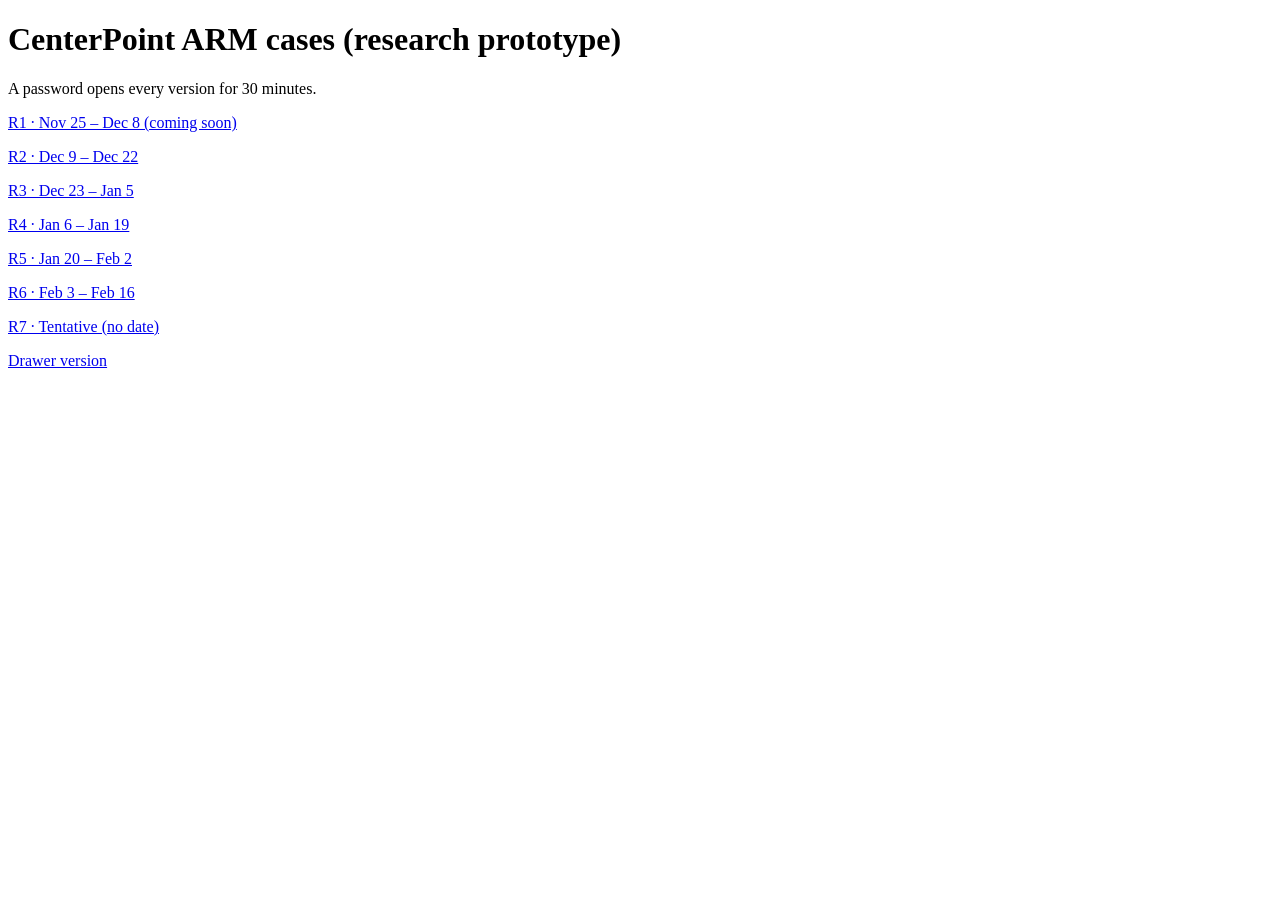
<file: index.html>
<!doctype html>
<meta charset="utf-8">
<meta name="robots" content="noindex, nofollow">
<title>CenterPoint ARM cases (research prototype)</title>
<h1>CenterPoint ARM cases (research prototype)</h1>
<p>A password opens every version for 30 minutes.</p>
<p><a href="mvp-coming-soon.html">R1 · Nov 25 – Dec 8 (coming soon)</a></p>
<p><a href="mvp-sprint1.html">R2 · Dec 9 – Dec 22</a></p>
<p><a href="mvp-sprint2.html">R3 · Dec 23 – Jan 5</a></p>
<p><a href="mvp-sprint3.html">R4 · Jan 6 – Jan 19</a></p>
<p><a href="mvp-sprint4.html">R5 · Jan 20 – Feb 2</a></p>
<p><a href="mvp-v2.html">R6 · Feb 3 – Feb 16</a></p>
<p><a href="mvp-r7.html">R7 · Tentative (no date)</a></p>
<p><a href="mvp.html">Drawer version</a></p>
</file>
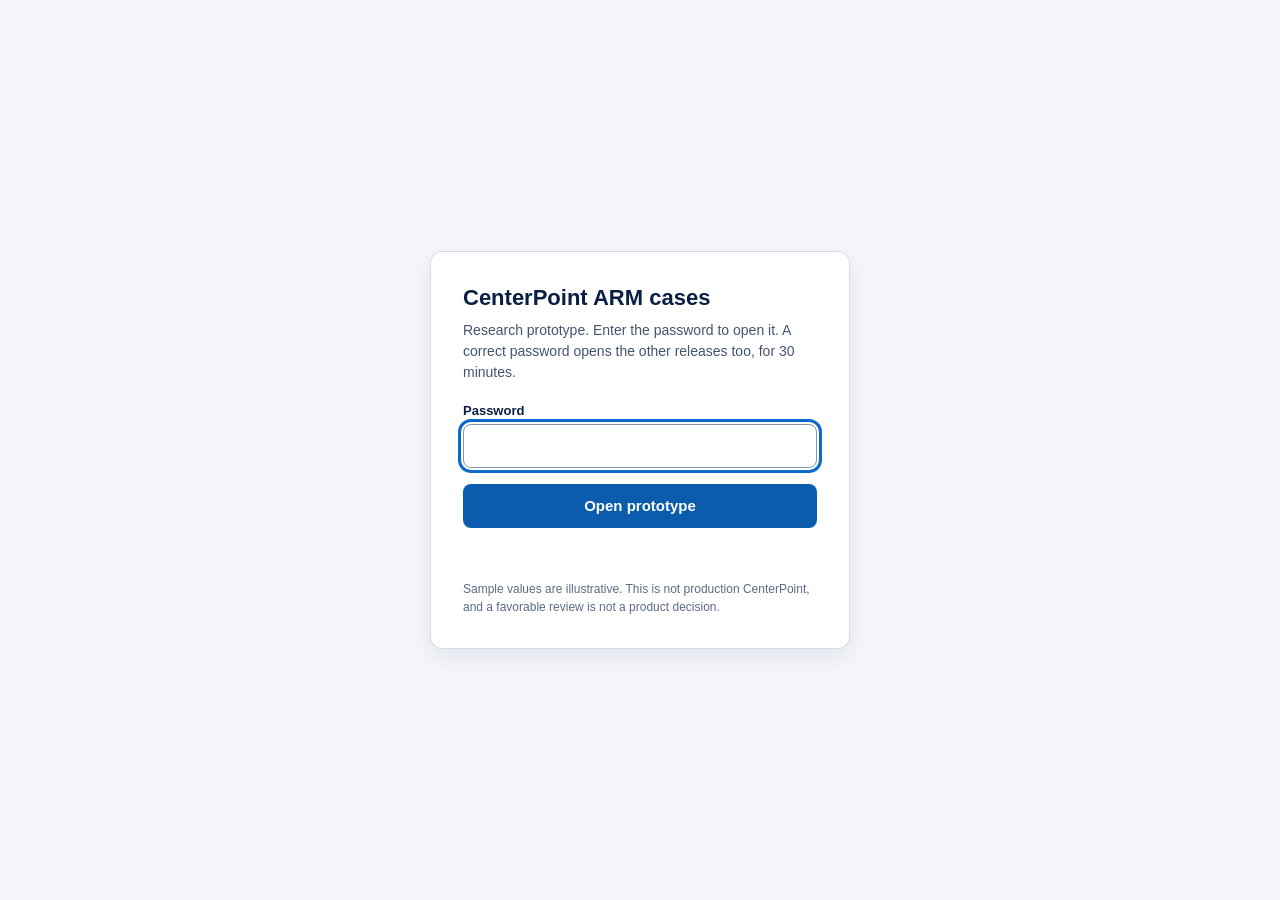
<file: mvp-coming-soon.html>
<!doctype html>
<html lang="en">
<head>
<meta charset="utf-8">
<meta name="viewport" content="width=device-width, initial-scale=1">
<meta name="robots" content="noindex, nofollow">
<title>CenterPoint ARM cases, R1 coming soon (research prototype)</title>
<style>
  :root { color-scheme: light; }
  * { box-sizing: border-box; }
  body { margin: 0; min-height: 100vh; display: grid; place-items: center; background: #f4f6fa; color: #0a1f44; font-family: Roboto, "Helvetica Neue", Arial, sans-serif; }
  main { width: min(420px, calc(100vw - 32px)); background: #fff; border: 1px solid #d5dbe6; border-radius: 12px; padding: 32px; box-shadow: 0 8px 24px rgba(10, 31, 68, 0.08); }
  h1 { margin: 0 0 8px; font-size: 22px; line-height: 1.25; }
  p { margin: 0 0 20px; font-size: 14px; line-height: 1.5; color: #44546f; }
  label { display: block; margin-bottom: 6px; font-size: 13px; font-weight: 600; }
  input { width: 100%; height: 44px; padding: 0 12px; border: 1px solid #8a96ab; border-radius: 8px; font: inherit; font-size: 16px; color: inherit; }
  input:focus-visible, button:focus-visible { outline: 3px solid #0b6bcb; outline-offset: 2px; }
  button { width: 100%; height: 44px; margin-top: 16px; border: 0; border-radius: 8px; background: #0b5cad; color: #fff; font: inherit; font-size: 15px; font-weight: 600; cursor: pointer; }
  button:disabled { background: #6b7a94; cursor: progress; }
  #msg { min-height: 20px; margin: 12px 0 0; font-size: 14px; color: #a1281d; }
  small.notice { margin-top: 20px; padding-top: 14px; border-top: 1px solid #e3e8f0; }
  small { display: block; margin-top: 20px; font-size: 12px; line-height: 1.5; color: #5b6a85; }
</style>
</head>
<body>
<main>
  <h1>CenterPoint ARM cases</h1>
  <p>Research prototype. Enter the password to open it. A correct password opens the other releases too, for 30 minutes.</p>
  <form id="gate" autocomplete="off">
    <label for="pw">Password</label>
    <input id="pw" type="password" autocomplete="current-password" required autofocus>
    <button id="go" type="submit">Open prototype</button>
    <p id="msg" role="alert" aria-live="polite"></p>
  </form>
  <small>Sample values are illustrative. This is not production CenterPoint, and a favorable review is not a product decision.</small>
</main>
<script>
(function () {
  var form = document.getElementById("gate");
  var pw = document.getElementById("pw");
  var go = document.getElementById("go");
  var msg = document.getElementById("msg");
  var KEY = "arm_mvp_gate";
  var HALF_HOUR = 30 * 60 * 1000;
  function savedPassword() {
    try {
      var saved = JSON.parse(localStorage.getItem(KEY) || "null");
      if (!saved || !saved.password || !saved.until || saved.until < Date.now()) { localStorage.removeItem(KEY); return ""; }
      return saved.password;
    } catch (e) { return ""; }
  }
  function remember(password) {
    try {
      var saved = JSON.parse(localStorage.getItem(KEY) || "null");
      var until = saved && saved.until > Date.now() ? saved.until : Date.now() + HALF_HOUR;
      localStorage.setItem(KEY, JSON.stringify({ password: password, until: until }));
    } catch (e) { /* a private window can refuse storage; the page still opens */ }
  }
  async function open(password) {
    var response = await fetch("assets/prototype-soon.enc");
    if (!response.ok) throw new Error("missing");
    var bytes = new Uint8Array(await response.arrayBuffer());
    var material = await crypto.subtle.importKey("raw", new TextEncoder().encode(password), "PBKDF2", false, ["deriveKey"]);
    var key = await crypto.subtle.deriveKey({ name: "PBKDF2", salt: bytes.slice(0, 16), iterations: 600000, hash: "SHA-256" }, material, { name: "AES-GCM", length: 256 }, false, ["decrypt"]);
    var packed;
    try { packed = await crypto.subtle.decrypt({ name: "AES-GCM", iv: bytes.slice(16, 28) }, key, bytes.slice(28)); }
    catch (e) { throw new Error("wrong"); }
    var html = await new Response(new Blob([packed]).stream().pipeThrough(new DecompressionStream("gzip"))).text();
    remember(password);
    document.open(); document.write(html); document.close();
  }
  async function tryOpen(password) {
    msg.textContent = "";
    go.disabled = true; go.textContent = "Opening…";
    try { await open(password); }
    catch (e) {
      if (e && e.message === "wrong") { try { localStorage.removeItem(KEY); } catch (err) { /* ignore */ } }
      msg.textContent = e && e.message === "wrong" ? "That password did not work." : "The prototype could not be loaded. Try again later.";
      go.disabled = false; go.textContent = "Open prototype"; pw.select();
    }
  }
  form.addEventListener("submit", function (event) {
    event.preventDefault();
    tryOpen(pw.value);
  });
  var saved = savedPassword();
  if (saved) tryOpen(saved);
})();
</script>
</body>
</html>
</file>
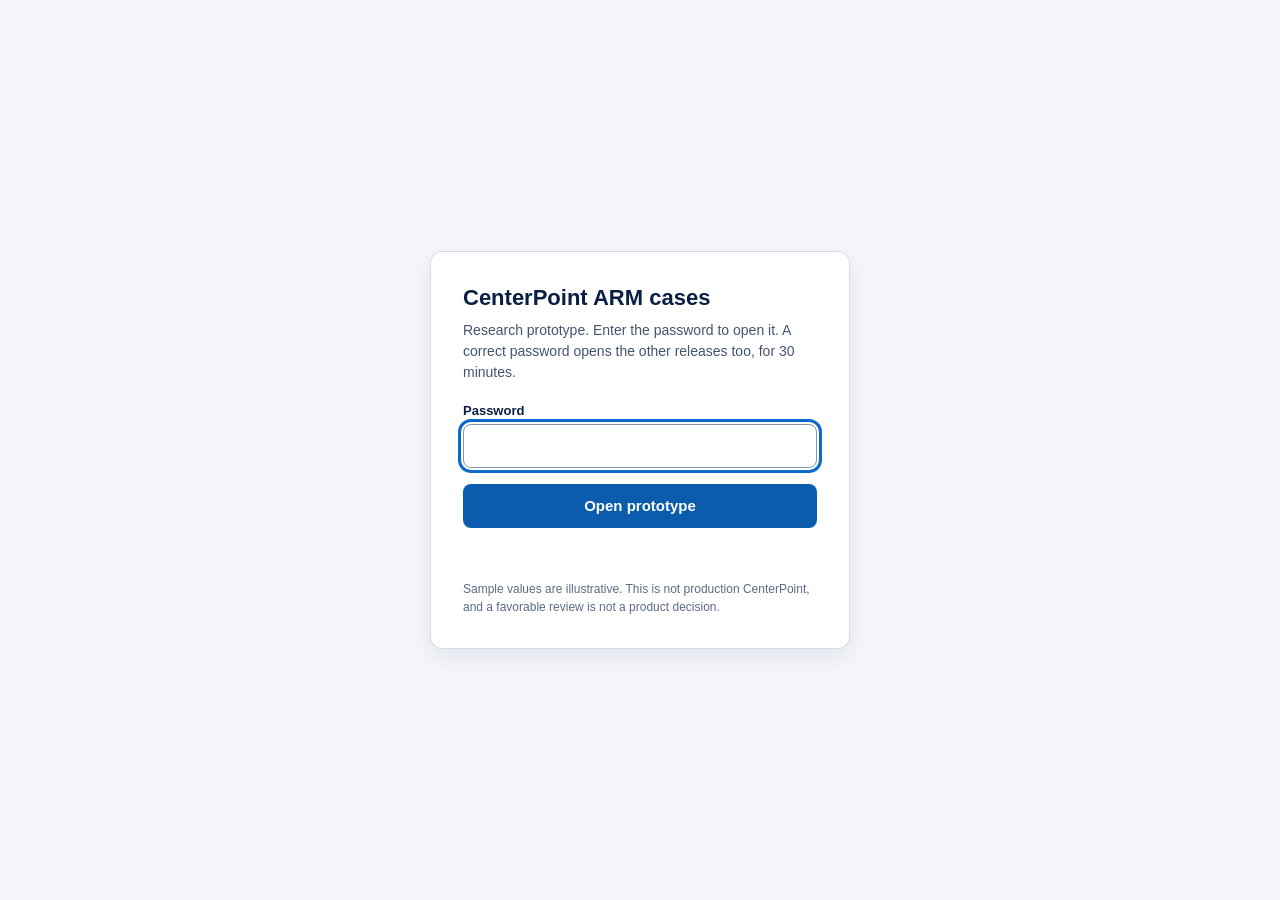
<file: mvp-r7.html>
<!doctype html>
<html lang="en">
<head>
<meta charset="utf-8">
<meta name="viewport" content="width=device-width, initial-scale=1">
<meta name="robots" content="noindex, nofollow">
<title>CenterPoint ARM cases, R7 tentative (research prototype)</title>
<style>
  :root { color-scheme: light; }
  * { box-sizing: border-box; }
  body { margin: 0; min-height: 100vh; display: grid; place-items: center; background: #f4f6fa; color: #0a1f44; font-family: Roboto, "Helvetica Neue", Arial, sans-serif; }
  main { width: min(420px, calc(100vw - 32px)); background: #fff; border: 1px solid #d5dbe6; border-radius: 12px; padding: 32px; box-shadow: 0 8px 24px rgba(10, 31, 68, 0.08); }
  h1 { margin: 0 0 8px; font-size: 22px; line-height: 1.25; }
  p { margin: 0 0 20px; font-size: 14px; line-height: 1.5; color: #44546f; }
  label { display: block; margin-bottom: 6px; font-size: 13px; font-weight: 600; }
  input { width: 100%; height: 44px; padding: 0 12px; border: 1px solid #8a96ab; border-radius: 8px; font: inherit; font-size: 16px; color: inherit; }
  input:focus-visible, button:focus-visible { outline: 3px solid #0b6bcb; outline-offset: 2px; }
  button { width: 100%; height: 44px; margin-top: 16px; border: 0; border-radius: 8px; background: #0b5cad; color: #fff; font: inherit; font-size: 15px; font-weight: 600; cursor: pointer; }
  button:disabled { background: #6b7a94; cursor: progress; }
  #msg { min-height: 20px; margin: 12px 0 0; font-size: 14px; color: #a1281d; }
  small.notice { margin-top: 20px; padding-top: 14px; border-top: 1px solid #e3e8f0; }
  small { display: block; margin-top: 20px; font-size: 12px; line-height: 1.5; color: #5b6a85; }
</style>
</head>
<body>
<main>
  <h1>CenterPoint ARM cases</h1>
  <p>Research prototype. Enter the password to open it. A correct password opens the other releases too, for 30 minutes.</p>
  <form id="gate" autocomplete="off">
    <label for="pw">Password</label>
    <input id="pw" type="password" autocomplete="current-password" required autofocus>
    <button id="go" type="submit">Open prototype</button>
    <p id="msg" role="alert" aria-live="polite"></p>
  </form>
  <small>Sample values are illustrative. This is not production CenterPoint, and a favorable review is not a product decision.</small>
</main>
<script>
(function () {
  var form = document.getElementById("gate");
  var pw = document.getElementById("pw");
  var go = document.getElementById("go");
  var msg = document.getElementById("msg");
  var KEY = "arm_mvp_gate";
  var HALF_HOUR = 30 * 60 * 1000;
  function savedPassword() {
    try {
      var saved = JSON.parse(localStorage.getItem(KEY) || "null");
      if (!saved || !saved.password || !saved.until || saved.until < Date.now()) { localStorage.removeItem(KEY); return ""; }
      return saved.password;
    } catch (e) { return ""; }
  }
  function remember(password) {
    try {
      var saved = JSON.parse(localStorage.getItem(KEY) || "null");
      var until = saved && saved.until > Date.now() ? saved.until : Date.now() + HALF_HOUR;
      localStorage.setItem(KEY, JSON.stringify({ password: password, until: until }));
    } catch (e) { /* a private window can refuse storage; the page still opens */ }
  }
  async function open(password) {
    var response = await fetch("assets/prototype-r7.enc");
    if (!response.ok) throw new Error("missing");
    var bytes = new Uint8Array(await response.arrayBuffer());
    var material = await crypto.subtle.importKey("raw", new TextEncoder().encode(password), "PBKDF2", false, ["deriveKey"]);
    var key = await crypto.subtle.deriveKey({ name: "PBKDF2", salt: bytes.slice(0, 16), iterations: 600000, hash: "SHA-256" }, material, { name: "AES-GCM", length: 256 }, false, ["decrypt"]);
    var packed;
    try { packed = await crypto.subtle.decrypt({ name: "AES-GCM", iv: bytes.slice(16, 28) }, key, bytes.slice(28)); }
    catch (e) { throw new Error("wrong"); }
    var html = await new Response(new Blob([packed]).stream().pipeThrough(new DecompressionStream("gzip"))).text();
    remember(password);
    document.open(); document.write(html); document.close();
  }
  async function tryOpen(password) {
    msg.textContent = "";
    go.disabled = true; go.textContent = "Opening…";
    try { await open(password); }
    catch (e) {
      if (e && e.message === "wrong") { try { localStorage.removeItem(KEY); } catch (err) { /* ignore */ } }
      msg.textContent = e && e.message === "wrong" ? "That password did not work." : "The prototype could not be loaded. Try again later.";
      go.disabled = false; go.textContent = "Open prototype"; pw.select();
    }
  }
  form.addEventListener("submit", function (event) {
    event.preventDefault();
    tryOpen(pw.value);
  });
  var saved = savedPassword();
  if (saved) tryOpen(saved);
})();
</script>
</body>
</html>
</file>
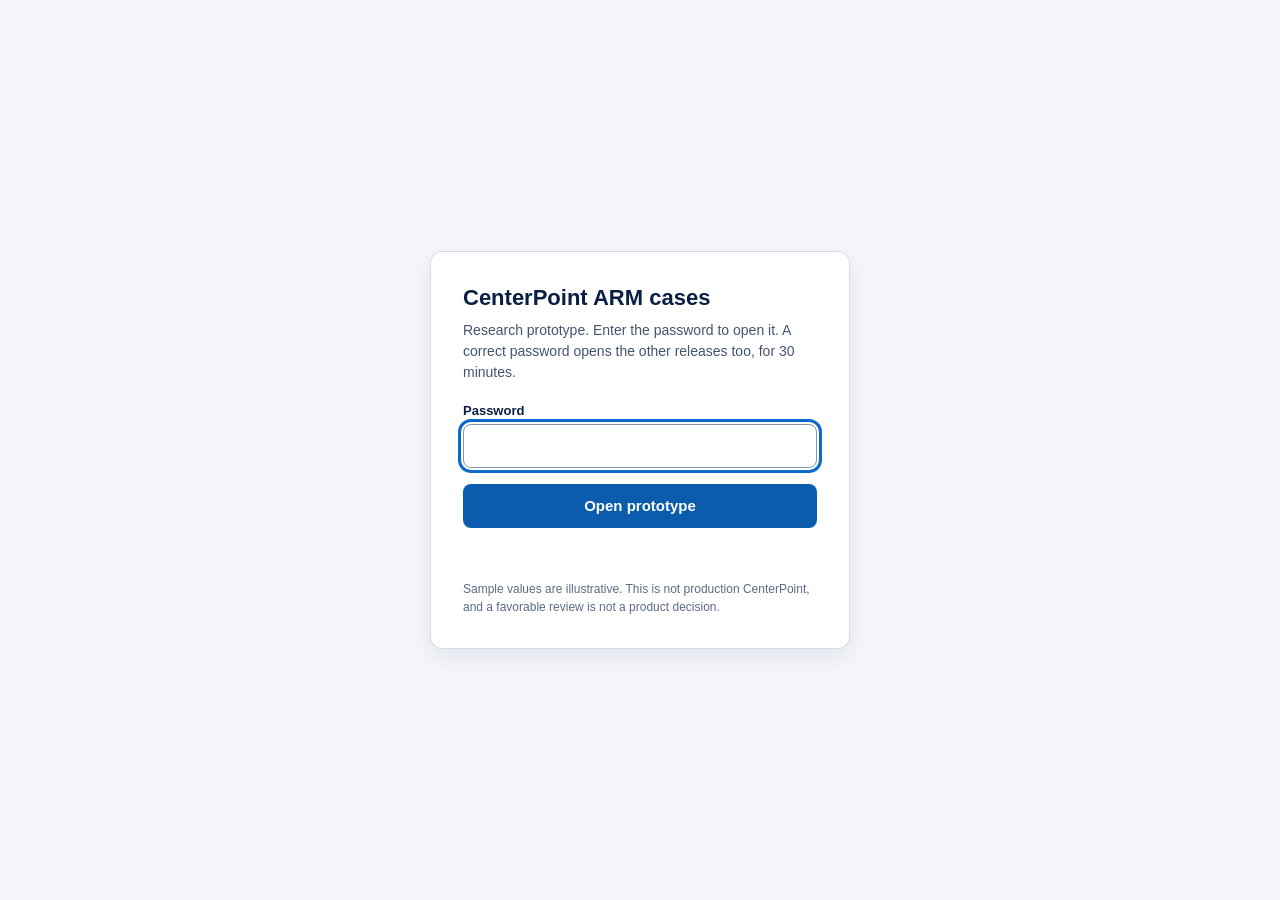
<file: mvp-sprint1.html>
<!doctype html>
<html lang="en">
<head>
<meta charset="utf-8">
<meta name="viewport" content="width=device-width, initial-scale=1">
<meta name="robots" content="noindex, nofollow">
<title>CenterPoint ARM cases, R2 (research prototype)</title>
<style>
  :root { color-scheme: light; }
  * { box-sizing: border-box; }
  body { margin: 0; min-height: 100vh; display: grid; place-items: center; background: #f4f6fa; color: #0a1f44; font-family: Roboto, "Helvetica Neue", Arial, sans-serif; }
  main { width: min(420px, calc(100vw - 32px)); background: #fff; border: 1px solid #d5dbe6; border-radius: 12px; padding: 32px; box-shadow: 0 8px 24px rgba(10, 31, 68, 0.08); }
  h1 { margin: 0 0 8px; font-size: 22px; line-height: 1.25; }
  p { margin: 0 0 20px; font-size: 14px; line-height: 1.5; color: #44546f; }
  label { display: block; margin-bottom: 6px; font-size: 13px; font-weight: 600; }
  input { width: 100%; height: 44px; padding: 0 12px; border: 1px solid #8a96ab; border-radius: 8px; font: inherit; font-size: 16px; color: inherit; }
  input:focus-visible, button:focus-visible { outline: 3px solid #0b6bcb; outline-offset: 2px; }
  button { width: 100%; height: 44px; margin-top: 16px; border: 0; border-radius: 8px; background: #0b5cad; color: #fff; font: inherit; font-size: 15px; font-weight: 600; cursor: pointer; }
  button:disabled { background: #6b7a94; cursor: progress; }
  #msg { min-height: 20px; margin: 12px 0 0; font-size: 14px; color: #a1281d; }
  small.notice { margin-top: 20px; padding-top: 14px; border-top: 1px solid #e3e8f0; }
  small { display: block; margin-top: 20px; font-size: 12px; line-height: 1.5; color: #5b6a85; }
</style>
</head>
<body>
<main>
  <h1>CenterPoint ARM cases</h1>
  <p>Research prototype. Enter the password to open it. A correct password opens the other releases too, for 30 minutes.</p>
  <form id="gate" autocomplete="off">
    <label for="pw">Password</label>
    <input id="pw" type="password" autocomplete="current-password" required autofocus>
    <button id="go" type="submit">Open prototype</button>
    <p id="msg" role="alert" aria-live="polite"></p>
  </form>
  <small>Sample values are illustrative. This is not production CenterPoint, and a favorable review is not a product decision.</small>
</main>
<script>
(function () {
  var form = document.getElementById("gate");
  var pw = document.getElementById("pw");
  var go = document.getElementById("go");
  var msg = document.getElementById("msg");
  var KEY = "arm_mvp_gate";
  var HALF_HOUR = 30 * 60 * 1000;
  function savedPassword() {
    try {
      var saved = JSON.parse(localStorage.getItem(KEY) || "null");
      if (!saved || !saved.password || !saved.until || saved.until < Date.now()) { localStorage.removeItem(KEY); return ""; }
      return saved.password;
    } catch (e) { return ""; }
  }
  function remember(password) {
    try {
      var saved = JSON.parse(localStorage.getItem(KEY) || "null");
      var until = saved && saved.until > Date.now() ? saved.until : Date.now() + HALF_HOUR;
      localStorage.setItem(KEY, JSON.stringify({ password: password, until: until }));
    } catch (e) { /* a private window can refuse storage; the page still opens */ }
  }
  async function open(password) {
    var response = await fetch("assets/prototype-sprint1.enc");
    if (!response.ok) throw new Error("missing");
    var bytes = new Uint8Array(await response.arrayBuffer());
    var material = await crypto.subtle.importKey("raw", new TextEncoder().encode(password), "PBKDF2", false, ["deriveKey"]);
    var key = await crypto.subtle.deriveKey({ name: "PBKDF2", salt: bytes.slice(0, 16), iterations: 600000, hash: "SHA-256" }, material, { name: "AES-GCM", length: 256 }, false, ["decrypt"]);
    var packed;
    try { packed = await crypto.subtle.decrypt({ name: "AES-GCM", iv: bytes.slice(16, 28) }, key, bytes.slice(28)); }
    catch (e) { throw new Error("wrong"); }
    var html = await new Response(new Blob([packed]).stream().pipeThrough(new DecompressionStream("gzip"))).text();
    remember(password);
    document.open(); document.write(html); document.close();
  }
  async function tryOpen(password) {
    msg.textContent = "";
    go.disabled = true; go.textContent = "Opening…";
    try { await open(password); }
    catch (e) {
      if (e && e.message === "wrong") { try { localStorage.removeItem(KEY); } catch (err) { /* ignore */ } }
      msg.textContent = e && e.message === "wrong" ? "That password did not work." : "The prototype could not be loaded. Try again later.";
      go.disabled = false; go.textContent = "Open prototype"; pw.select();
    }
  }
  form.addEventListener("submit", function (event) {
    event.preventDefault();
    tryOpen(pw.value);
  });
  var saved = savedPassword();
  if (saved) tryOpen(saved);
})();
</script>
</body>
</html>
</file>
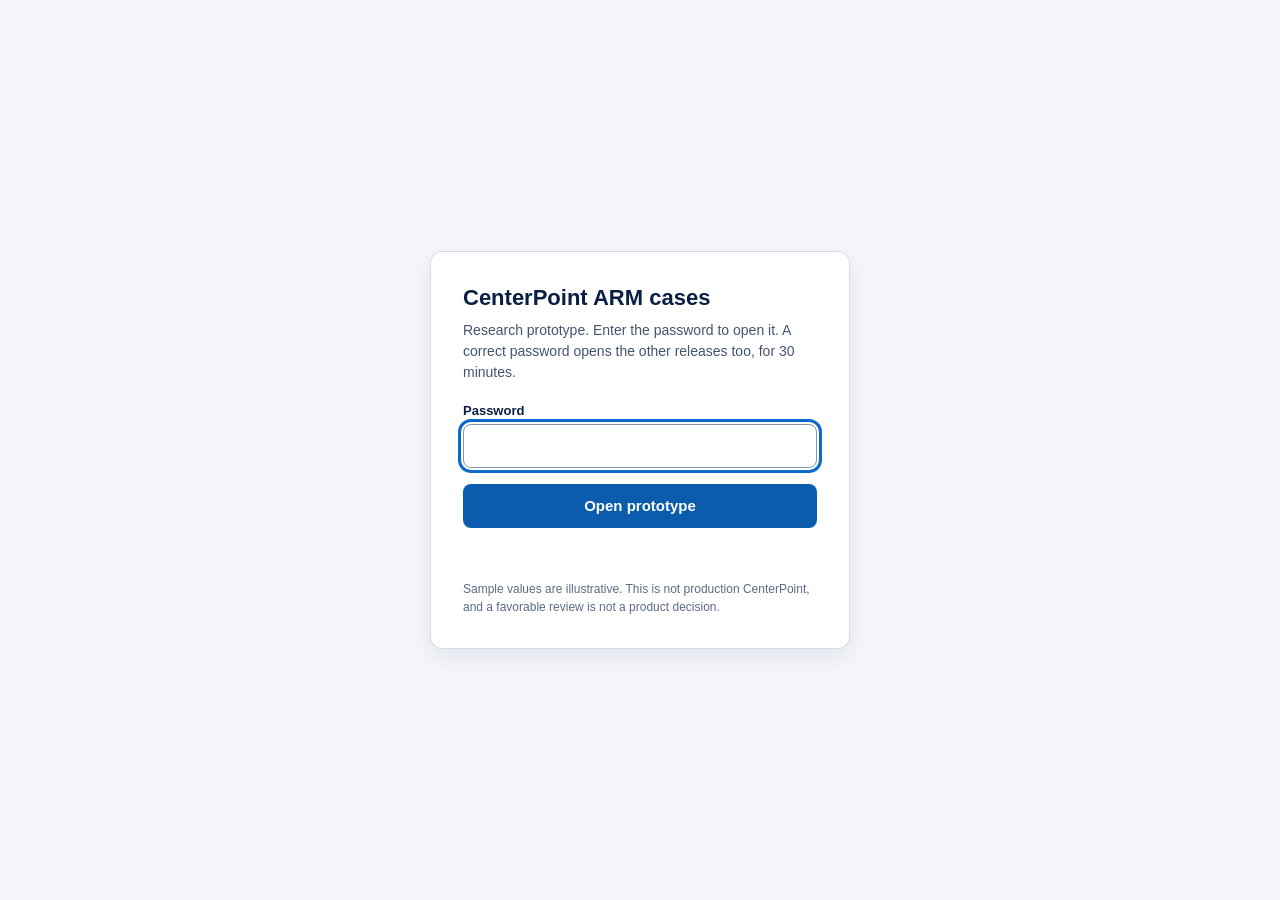
<file: mvp-sprint2.html>
<!doctype html>
<html lang="en">
<head>
<meta charset="utf-8">
<meta name="viewport" content="width=device-width, initial-scale=1">
<meta name="robots" content="noindex, nofollow">
<title>CenterPoint ARM cases, R3 (research prototype)</title>
<style>
  :root { color-scheme: light; }
  * { box-sizing: border-box; }
  body { margin: 0; min-height: 100vh; display: grid; place-items: center; background: #f4f6fa; color: #0a1f44; font-family: Roboto, "Helvetica Neue", Arial, sans-serif; }
  main { width: min(420px, calc(100vw - 32px)); background: #fff; border: 1px solid #d5dbe6; border-radius: 12px; padding: 32px; box-shadow: 0 8px 24px rgba(10, 31, 68, 0.08); }
  h1 { margin: 0 0 8px; font-size: 22px; line-height: 1.25; }
  p { margin: 0 0 20px; font-size: 14px; line-height: 1.5; color: #44546f; }
  label { display: block; margin-bottom: 6px; font-size: 13px; font-weight: 600; }
  input { width: 100%; height: 44px; padding: 0 12px; border: 1px solid #8a96ab; border-radius: 8px; font: inherit; font-size: 16px; color: inherit; }
  input:focus-visible, button:focus-visible { outline: 3px solid #0b6bcb; outline-offset: 2px; }
  button { width: 100%; height: 44px; margin-top: 16px; border: 0; border-radius: 8px; background: #0b5cad; color: #fff; font: inherit; font-size: 15px; font-weight: 600; cursor: pointer; }
  button:disabled { background: #6b7a94; cursor: progress; }
  #msg { min-height: 20px; margin: 12px 0 0; font-size: 14px; color: #a1281d; }
  small.notice { margin-top: 20px; padding-top: 14px; border-top: 1px solid #e3e8f0; }
  small { display: block; margin-top: 20px; font-size: 12px; line-height: 1.5; color: #5b6a85; }
</style>
</head>
<body>
<main>
  <h1>CenterPoint ARM cases</h1>
  <p>Research prototype. Enter the password to open it. A correct password opens the other releases too, for 30 minutes.</p>
  <form id="gate" autocomplete="off">
    <label for="pw">Password</label>
    <input id="pw" type="password" autocomplete="current-password" required autofocus>
    <button id="go" type="submit">Open prototype</button>
    <p id="msg" role="alert" aria-live="polite"></p>
  </form>
  <small>Sample values are illustrative. This is not production CenterPoint, and a favorable review is not a product decision.</small>
</main>
<script>
(function () {
  var form = document.getElementById("gate");
  var pw = document.getElementById("pw");
  var go = document.getElementById("go");
  var msg = document.getElementById("msg");
  var KEY = "arm_mvp_gate";
  var HALF_HOUR = 30 * 60 * 1000;
  function savedPassword() {
    try {
      var saved = JSON.parse(localStorage.getItem(KEY) || "null");
      if (!saved || !saved.password || !saved.until || saved.until < Date.now()) { localStorage.removeItem(KEY); return ""; }
      return saved.password;
    } catch (e) { return ""; }
  }
  function remember(password) {
    try {
      var saved = JSON.parse(localStorage.getItem(KEY) || "null");
      var until = saved && saved.until > Date.now() ? saved.until : Date.now() + HALF_HOUR;
      localStorage.setItem(KEY, JSON.stringify({ password: password, until: until }));
    } catch (e) { /* a private window can refuse storage; the page still opens */ }
  }
  async function open(password) {
    var response = await fetch("assets/prototype-sprint2.enc");
    if (!response.ok) throw new Error("missing");
    var bytes = new Uint8Array(await response.arrayBuffer());
    var material = await crypto.subtle.importKey("raw", new TextEncoder().encode(password), "PBKDF2", false, ["deriveKey"]);
    var key = await crypto.subtle.deriveKey({ name: "PBKDF2", salt: bytes.slice(0, 16), iterations: 600000, hash: "SHA-256" }, material, { name: "AES-GCM", length: 256 }, false, ["decrypt"]);
    var packed;
    try { packed = await crypto.subtle.decrypt({ name: "AES-GCM", iv: bytes.slice(16, 28) }, key, bytes.slice(28)); }
    catch (e) { throw new Error("wrong"); }
    var html = await new Response(new Blob([packed]).stream().pipeThrough(new DecompressionStream("gzip"))).text();
    remember(password);
    document.open(); document.write(html); document.close();
  }
  async function tryOpen(password) {
    msg.textContent = "";
    go.disabled = true; go.textContent = "Opening…";
    try { await open(password); }
    catch (e) {
      if (e && e.message === "wrong") { try { localStorage.removeItem(KEY); } catch (err) { /* ignore */ } }
      msg.textContent = e && e.message === "wrong" ? "That password did not work." : "The prototype could not be loaded. Try again later.";
      go.disabled = false; go.textContent = "Open prototype"; pw.select();
    }
  }
  form.addEventListener("submit", function (event) {
    event.preventDefault();
    tryOpen(pw.value);
  });
  var saved = savedPassword();
  if (saved) tryOpen(saved);
})();
</script>
</body>
</html>
</file>
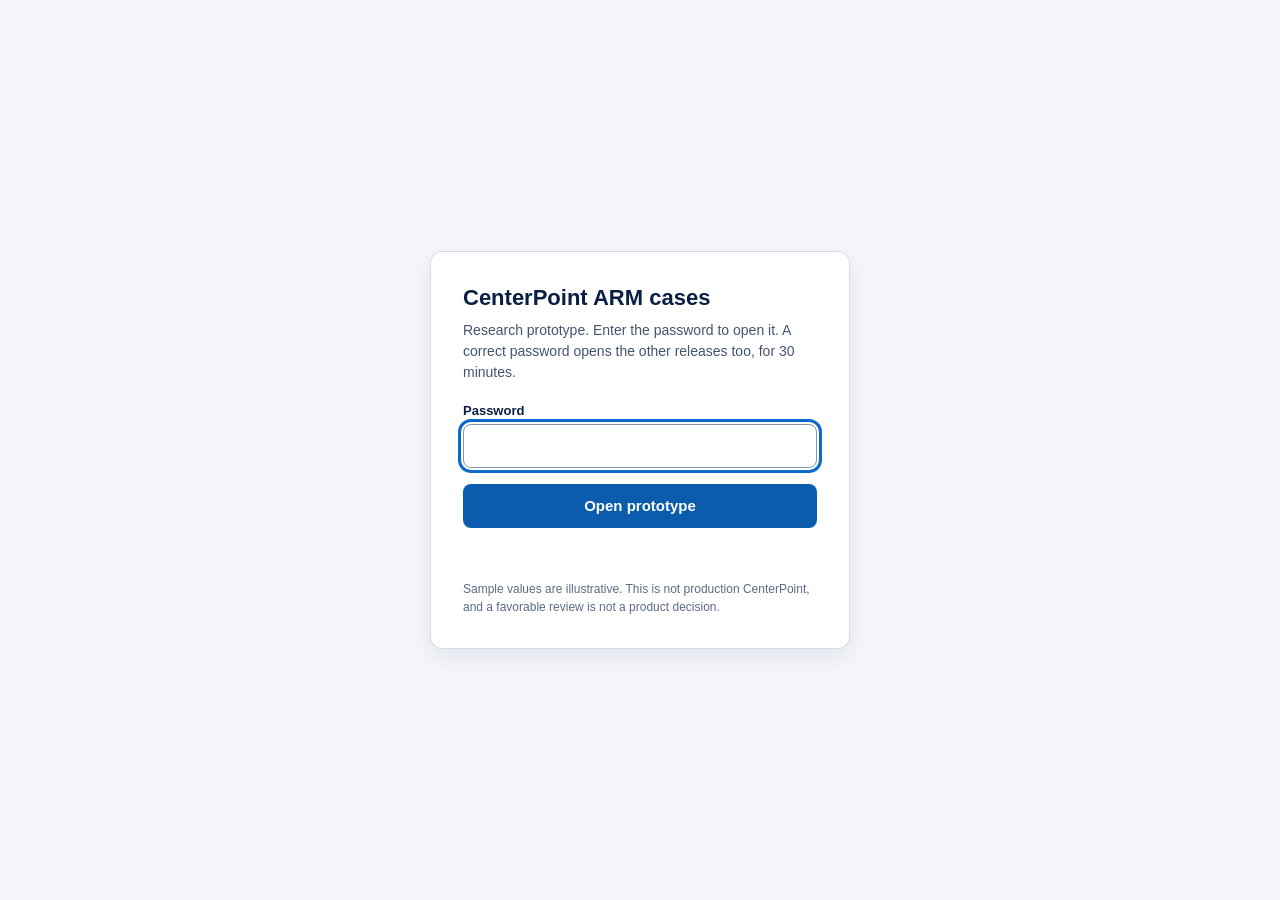
<file: mvp-sprint3.html>
<!doctype html>
<html lang="en">
<head>
<meta charset="utf-8">
<meta name="viewport" content="width=device-width, initial-scale=1">
<meta name="robots" content="noindex, nofollow">
<title>CenterPoint ARM cases, R4 (research prototype)</title>
<style>
  :root { color-scheme: light; }
  * { box-sizing: border-box; }
  body { margin: 0; min-height: 100vh; display: grid; place-items: center; background: #f4f6fa; color: #0a1f44; font-family: Roboto, "Helvetica Neue", Arial, sans-serif; }
  main { width: min(420px, calc(100vw - 32px)); background: #fff; border: 1px solid #d5dbe6; border-radius: 12px; padding: 32px; box-shadow: 0 8px 24px rgba(10, 31, 68, 0.08); }
  h1 { margin: 0 0 8px; font-size: 22px; line-height: 1.25; }
  p { margin: 0 0 20px; font-size: 14px; line-height: 1.5; color: #44546f; }
  label { display: block; margin-bottom: 6px; font-size: 13px; font-weight: 600; }
  input { width: 100%; height: 44px; padding: 0 12px; border: 1px solid #8a96ab; border-radius: 8px; font: inherit; font-size: 16px; color: inherit; }
  input:focus-visible, button:focus-visible { outline: 3px solid #0b6bcb; outline-offset: 2px; }
  button { width: 100%; height: 44px; margin-top: 16px; border: 0; border-radius: 8px; background: #0b5cad; color: #fff; font: inherit; font-size: 15px; font-weight: 600; cursor: pointer; }
  button:disabled { background: #6b7a94; cursor: progress; }
  #msg { min-height: 20px; margin: 12px 0 0; font-size: 14px; color: #a1281d; }
  small.notice { margin-top: 20px; padding-top: 14px; border-top: 1px solid #e3e8f0; }
  small { display: block; margin-top: 20px; font-size: 12px; line-height: 1.5; color: #5b6a85; }
</style>
</head>
<body>
<main>
  <h1>CenterPoint ARM cases</h1>
  <p>Research prototype. Enter the password to open it. A correct password opens the other releases too, for 30 minutes.</p>
  <form id="gate" autocomplete="off">
    <label for="pw">Password</label>
    <input id="pw" type="password" autocomplete="current-password" required autofocus>
    <button id="go" type="submit">Open prototype</button>
    <p id="msg" role="alert" aria-live="polite"></p>
  </form>
  <small>Sample values are illustrative. This is not production CenterPoint, and a favorable review is not a product decision.</small>
</main>
<script>
(function () {
  var form = document.getElementById("gate");
  var pw = document.getElementById("pw");
  var go = document.getElementById("go");
  var msg = document.getElementById("msg");
  var KEY = "arm_mvp_gate";
  var HALF_HOUR = 30 * 60 * 1000;
  function savedPassword() {
    try {
      var saved = JSON.parse(localStorage.getItem(KEY) || "null");
      if (!saved || !saved.password || !saved.until || saved.until < Date.now()) { localStorage.removeItem(KEY); return ""; }
      return saved.password;
    } catch (e) { return ""; }
  }
  function remember(password) {
    try {
      var saved = JSON.parse(localStorage.getItem(KEY) || "null");
      var until = saved && saved.until > Date.now() ? saved.until : Date.now() + HALF_HOUR;
      localStorage.setItem(KEY, JSON.stringify({ password: password, until: until }));
    } catch (e) { /* a private window can refuse storage; the page still opens */ }
  }
  async function open(password) {
    var response = await fetch("assets/prototype-sprint3.enc");
    if (!response.ok) throw new Error("missing");
    var bytes = new Uint8Array(await response.arrayBuffer());
    var material = await crypto.subtle.importKey("raw", new TextEncoder().encode(password), "PBKDF2", false, ["deriveKey"]);
    var key = await crypto.subtle.deriveKey({ name: "PBKDF2", salt: bytes.slice(0, 16), iterations: 600000, hash: "SHA-256" }, material, { name: "AES-GCM", length: 256 }, false, ["decrypt"]);
    var packed;
    try { packed = await crypto.subtle.decrypt({ name: "AES-GCM", iv: bytes.slice(16, 28) }, key, bytes.slice(28)); }
    catch (e) { throw new Error("wrong"); }
    var html = await new Response(new Blob([packed]).stream().pipeThrough(new DecompressionStream("gzip"))).text();
    remember(password);
    document.open(); document.write(html); document.close();
  }
  async function tryOpen(password) {
    msg.textContent = "";
    go.disabled = true; go.textContent = "Opening…";
    try { await open(password); }
    catch (e) {
      if (e && e.message === "wrong") { try { localStorage.removeItem(KEY); } catch (err) { /* ignore */ } }
      msg.textContent = e && e.message === "wrong" ? "That password did not work." : "The prototype could not be loaded. Try again later.";
      go.disabled = false; go.textContent = "Open prototype"; pw.select();
    }
  }
  form.addEventListener("submit", function (event) {
    event.preventDefault();
    tryOpen(pw.value);
  });
  var saved = savedPassword();
  if (saved) tryOpen(saved);
})();
</script>
</body>
</html>
</file>
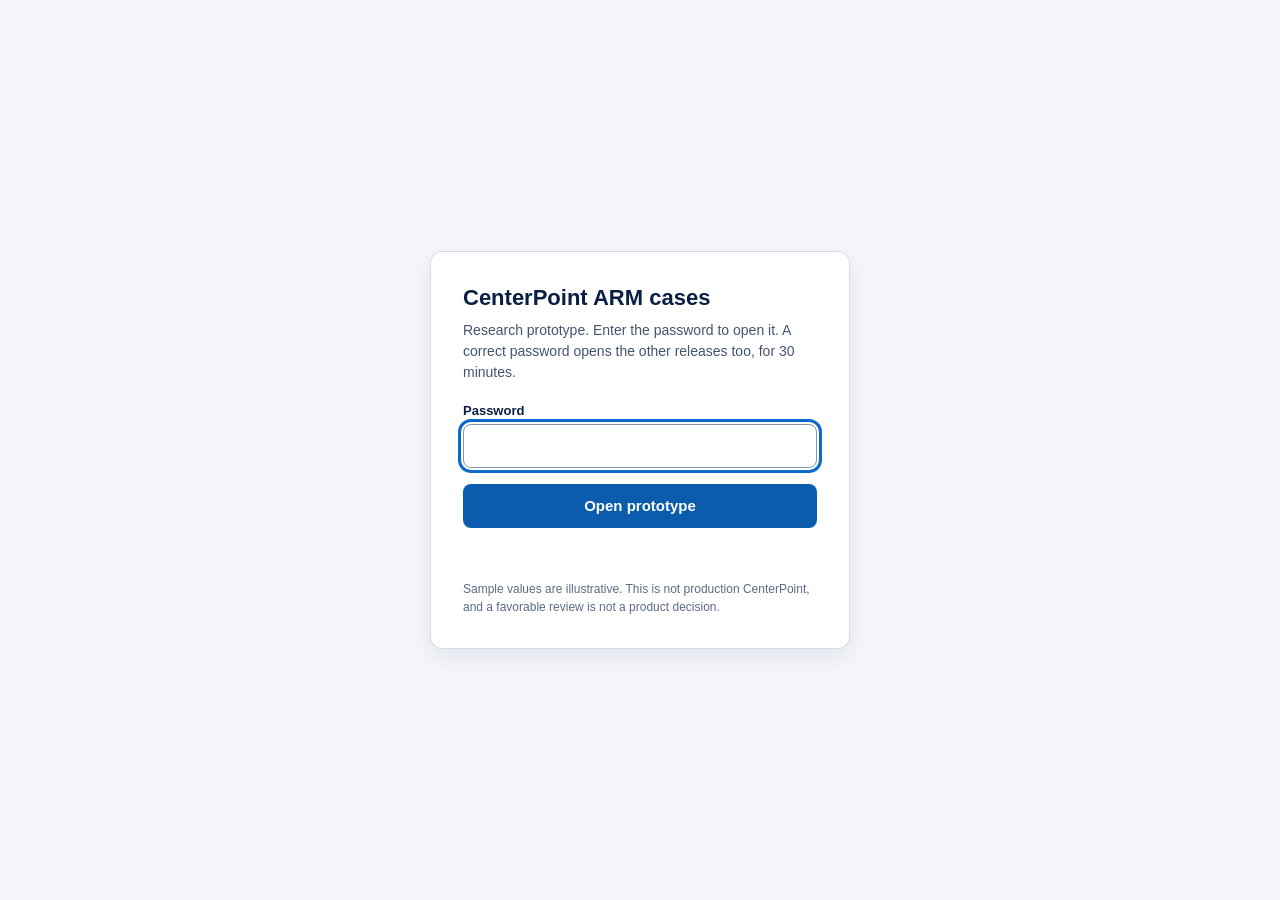
<file: mvp-sprint4.html>
<!doctype html>
<html lang="en">
<head>
<meta charset="utf-8">
<meta name="viewport" content="width=device-width, initial-scale=1">
<meta name="robots" content="noindex, nofollow">
<title>CenterPoint ARM cases, R5 (research prototype)</title>
<style>
  :root { color-scheme: light; }
  * { box-sizing: border-box; }
  body { margin: 0; min-height: 100vh; display: grid; place-items: center; background: #f4f6fa; color: #0a1f44; font-family: Roboto, "Helvetica Neue", Arial, sans-serif; }
  main { width: min(420px, calc(100vw - 32px)); background: #fff; border: 1px solid #d5dbe6; border-radius: 12px; padding: 32px; box-shadow: 0 8px 24px rgba(10, 31, 68, 0.08); }
  h1 { margin: 0 0 8px; font-size: 22px; line-height: 1.25; }
  p { margin: 0 0 20px; font-size: 14px; line-height: 1.5; color: #44546f; }
  label { display: block; margin-bottom: 6px; font-size: 13px; font-weight: 600; }
  input { width: 100%; height: 44px; padding: 0 12px; border: 1px solid #8a96ab; border-radius: 8px; font: inherit; font-size: 16px; color: inherit; }
  input:focus-visible, button:focus-visible { outline: 3px solid #0b6bcb; outline-offset: 2px; }
  button { width: 100%; height: 44px; margin-top: 16px; border: 0; border-radius: 8px; background: #0b5cad; color: #fff; font: inherit; font-size: 15px; font-weight: 600; cursor: pointer; }
  button:disabled { background: #6b7a94; cursor: progress; }
  #msg { min-height: 20px; margin: 12px 0 0; font-size: 14px; color: #a1281d; }
  small.notice { margin-top: 20px; padding-top: 14px; border-top: 1px solid #e3e8f0; }
  small { display: block; margin-top: 20px; font-size: 12px; line-height: 1.5; color: #5b6a85; }
</style>
</head>
<body>
<main>
  <h1>CenterPoint ARM cases</h1>
  <p>Research prototype. Enter the password to open it. A correct password opens the other releases too, for 30 minutes.</p>
  <form id="gate" autocomplete="off">
    <label for="pw">Password</label>
    <input id="pw" type="password" autocomplete="current-password" required autofocus>
    <button id="go" type="submit">Open prototype</button>
    <p id="msg" role="alert" aria-live="polite"></p>
  </form>
  <small>Sample values are illustrative. This is not production CenterPoint, and a favorable review is not a product decision.</small>
</main>
<script>
(function () {
  var form = document.getElementById("gate");
  var pw = document.getElementById("pw");
  var go = document.getElementById("go");
  var msg = document.getElementById("msg");
  var KEY = "arm_mvp_gate";
  var HALF_HOUR = 30 * 60 * 1000;
  function savedPassword() {
    try {
      var saved = JSON.parse(localStorage.getItem(KEY) || "null");
      if (!saved || !saved.password || !saved.until || saved.until < Date.now()) { localStorage.removeItem(KEY); return ""; }
      return saved.password;
    } catch (e) { return ""; }
  }
  function remember(password) {
    try {
      var saved = JSON.parse(localStorage.getItem(KEY) || "null");
      var until = saved && saved.until > Date.now() ? saved.until : Date.now() + HALF_HOUR;
      localStorage.setItem(KEY, JSON.stringify({ password: password, until: until }));
    } catch (e) { /* a private window can refuse storage; the page still opens */ }
  }
  async function open(password) {
    var response = await fetch("assets/prototype-sprint4.enc");
    if (!response.ok) throw new Error("missing");
    var bytes = new Uint8Array(await response.arrayBuffer());
    var material = await crypto.subtle.importKey("raw", new TextEncoder().encode(password), "PBKDF2", false, ["deriveKey"]);
    var key = await crypto.subtle.deriveKey({ name: "PBKDF2", salt: bytes.slice(0, 16), iterations: 600000, hash: "SHA-256" }, material, { name: "AES-GCM", length: 256 }, false, ["decrypt"]);
    var packed;
    try { packed = await crypto.subtle.decrypt({ name: "AES-GCM", iv: bytes.slice(16, 28) }, key, bytes.slice(28)); }
    catch (e) { throw new Error("wrong"); }
    var html = await new Response(new Blob([packed]).stream().pipeThrough(new DecompressionStream("gzip"))).text();
    remember(password);
    document.open(); document.write(html); document.close();
  }
  async function tryOpen(password) {
    msg.textContent = "";
    go.disabled = true; go.textContent = "Opening…";
    try { await open(password); }
    catch (e) {
      if (e && e.message === "wrong") { try { localStorage.removeItem(KEY); } catch (err) { /* ignore */ } }
      msg.textContent = e && e.message === "wrong" ? "That password did not work." : "The prototype could not be loaded. Try again later.";
      go.disabled = false; go.textContent = "Open prototype"; pw.select();
    }
  }
  form.addEventListener("submit", function (event) {
    event.preventDefault();
    tryOpen(pw.value);
  });
  var saved = savedPassword();
  if (saved) tryOpen(saved);
})();
</script>
</body>
</html>
</file>
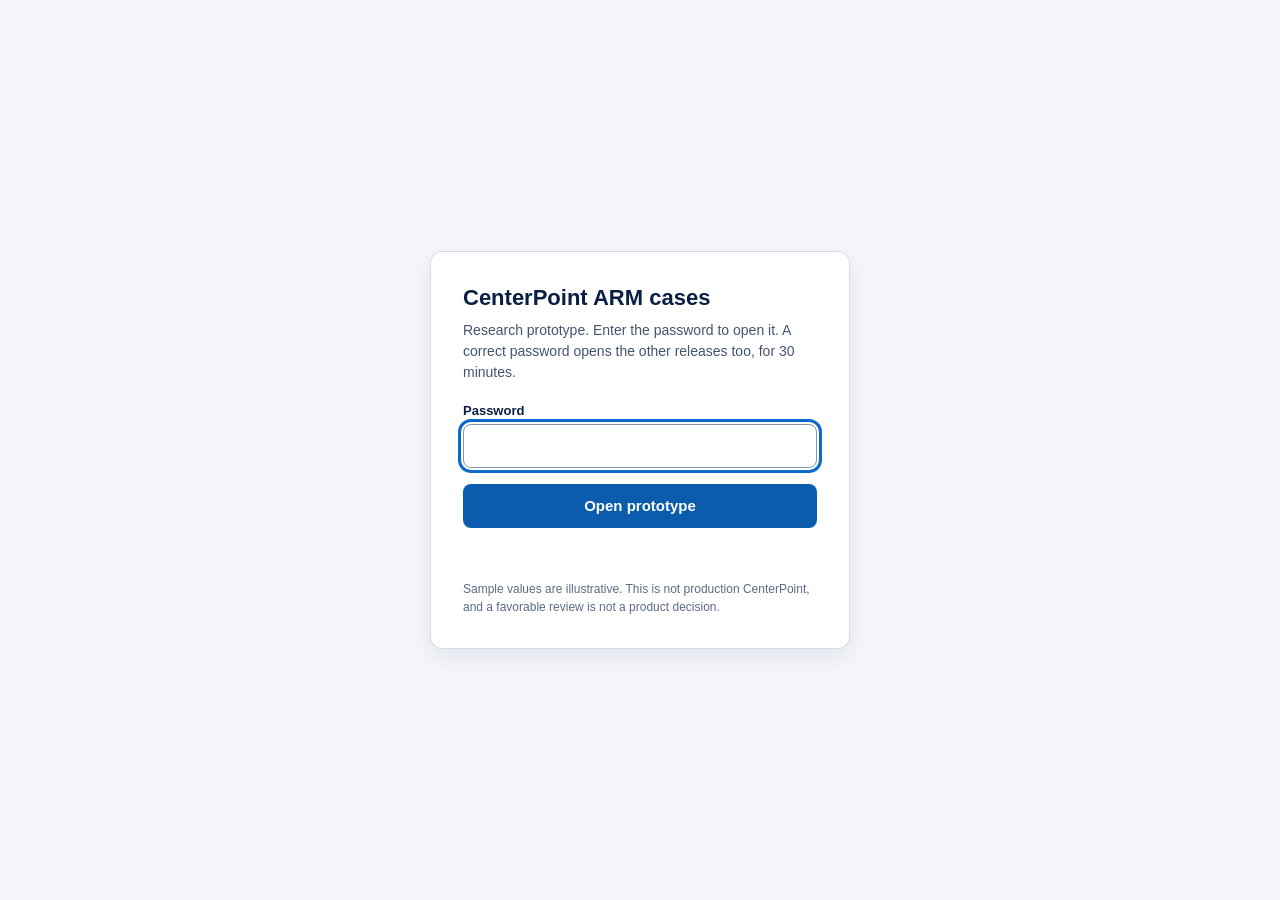
<file: mvp-v2.html>
<!doctype html>
<html lang="en">
<head>
<meta charset="utf-8">
<meta name="viewport" content="width=device-width, initial-scale=1">
<meta name="robots" content="noindex, nofollow">
<title>CenterPoint ARM cases, R6 (research prototype)</title>
<style>
  :root { color-scheme: light; }
  * { box-sizing: border-box; }
  body { margin: 0; min-height: 100vh; display: grid; place-items: center; background: #f4f6fa; color: #0a1f44; font-family: Roboto, "Helvetica Neue", Arial, sans-serif; }
  main { width: min(420px, calc(100vw - 32px)); background: #fff; border: 1px solid #d5dbe6; border-radius: 12px; padding: 32px; box-shadow: 0 8px 24px rgba(10, 31, 68, 0.08); }
  h1 { margin: 0 0 8px; font-size: 22px; line-height: 1.25; }
  p { margin: 0 0 20px; font-size: 14px; line-height: 1.5; color: #44546f; }
  label { display: block; margin-bottom: 6px; font-size: 13px; font-weight: 600; }
  input { width: 100%; height: 44px; padding: 0 12px; border: 1px solid #8a96ab; border-radius: 8px; font: inherit; font-size: 16px; color: inherit; }
  input:focus-visible, button:focus-visible { outline: 3px solid #0b6bcb; outline-offset: 2px; }
  button { width: 100%; height: 44px; margin-top: 16px; border: 0; border-radius: 8px; background: #0b5cad; color: #fff; font: inherit; font-size: 15px; font-weight: 600; cursor: pointer; }
  button:disabled { background: #6b7a94; cursor: progress; }
  #msg { min-height: 20px; margin: 12px 0 0; font-size: 14px; color: #a1281d; }
  small.notice { margin-top: 20px; padding-top: 14px; border-top: 1px solid #e3e8f0; }
  small { display: block; margin-top: 20px; font-size: 12px; line-height: 1.5; color: #5b6a85; }
</style>
</head>
<body>
<main>
  <h1>CenterPoint ARM cases</h1>
  <p>Research prototype. Enter the password to open it. A correct password opens the other releases too, for 30 minutes.</p>
  <form id="gate" autocomplete="off">
    <label for="pw">Password</label>
    <input id="pw" type="password" autocomplete="current-password" required autofocus>
    <button id="go" type="submit">Open prototype</button>
    <p id="msg" role="alert" aria-live="polite"></p>
  </form>
  <small>Sample values are illustrative. This is not production CenterPoint, and a favorable review is not a product decision.</small>
</main>
<script>
(function () {
  var form = document.getElementById("gate");
  var pw = document.getElementById("pw");
  var go = document.getElementById("go");
  var msg = document.getElementById("msg");
  var KEY = "arm_mvp_gate";
  var HALF_HOUR = 30 * 60 * 1000;
  function savedPassword() {
    try {
      var saved = JSON.parse(localStorage.getItem(KEY) || "null");
      if (!saved || !saved.password || !saved.until || saved.until < Date.now()) { localStorage.removeItem(KEY); return ""; }
      return saved.password;
    } catch (e) { return ""; }
  }
  function remember(password) {
    try {
      var saved = JSON.parse(localStorage.getItem(KEY) || "null");
      var until = saved && saved.until > Date.now() ? saved.until : Date.now() + HALF_HOUR;
      localStorage.setItem(KEY, JSON.stringify({ password: password, until: until }));
    } catch (e) { /* a private window can refuse storage; the page still opens */ }
  }
  async function open(password) {
    var response = await fetch("assets/prototype-page.enc");
    if (!response.ok) throw new Error("missing");
    var bytes = new Uint8Array(await response.arrayBuffer());
    var material = await crypto.subtle.importKey("raw", new TextEncoder().encode(password), "PBKDF2", false, ["deriveKey"]);
    var key = await crypto.subtle.deriveKey({ name: "PBKDF2", salt: bytes.slice(0, 16), iterations: 600000, hash: "SHA-256" }, material, { name: "AES-GCM", length: 256 }, false, ["decrypt"]);
    var packed;
    try { packed = await crypto.subtle.decrypt({ name: "AES-GCM", iv: bytes.slice(16, 28) }, key, bytes.slice(28)); }
    catch (e) { throw new Error("wrong"); }
    var html = await new Response(new Blob([packed]).stream().pipeThrough(new DecompressionStream("gzip"))).text();
    remember(password);
    document.open(); document.write(html); document.close();
  }
  async function tryOpen(password) {
    msg.textContent = "";
    go.disabled = true; go.textContent = "Opening…";
    try { await open(password); }
    catch (e) {
      if (e && e.message === "wrong") { try { localStorage.removeItem(KEY); } catch (err) { /* ignore */ } }
      msg.textContent = e && e.message === "wrong" ? "That password did not work." : "The prototype could not be loaded. Try again later.";
      go.disabled = false; go.textContent = "Open prototype"; pw.select();
    }
  }
  form.addEventListener("submit", function (event) {
    event.preventDefault();
    tryOpen(pw.value);
  });
  var saved = savedPassword();
  if (saved) tryOpen(saved);
})();
</script>
</body>
</html>
</file>
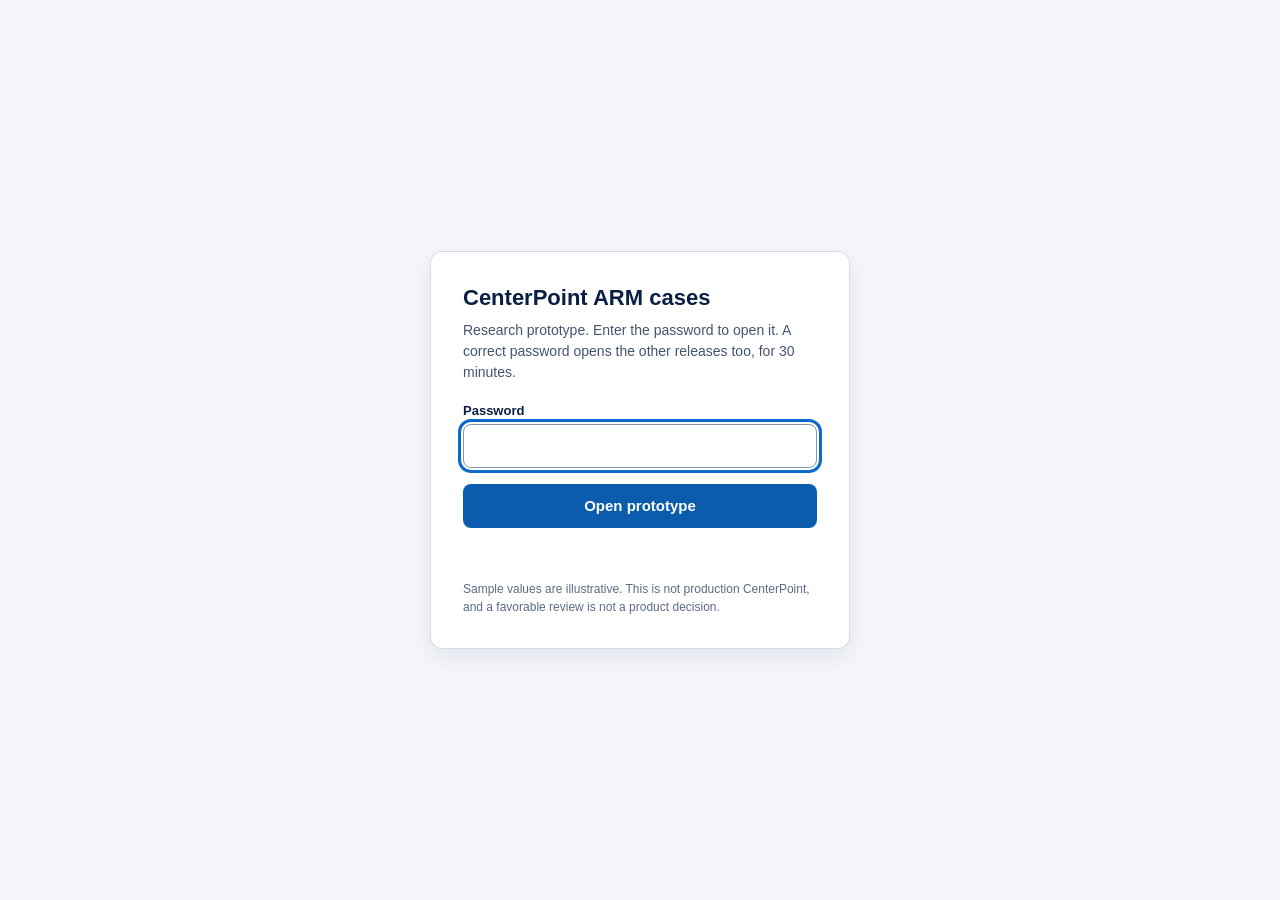
<file: mvp.html>
<!doctype html>
<html lang="en">
<head>
<meta charset="utf-8">
<meta name="viewport" content="width=device-width, initial-scale=1">
<meta name="robots" content="noindex, nofollow">
<title>CenterPoint ARM cases, drawer (research prototype)</title>
<style>
  :root { color-scheme: light; }
  * { box-sizing: border-box; }
  body { margin: 0; min-height: 100vh; display: grid; place-items: center; background: #f4f6fa; color: #0a1f44; font-family: Roboto, "Helvetica Neue", Arial, sans-serif; }
  main { width: min(420px, calc(100vw - 32px)); background: #fff; border: 1px solid #d5dbe6; border-radius: 12px; padding: 32px; box-shadow: 0 8px 24px rgba(10, 31, 68, 0.08); }
  h1 { margin: 0 0 8px; font-size: 22px; line-height: 1.25; }
  p { margin: 0 0 20px; font-size: 14px; line-height: 1.5; color: #44546f; }
  label { display: block; margin-bottom: 6px; font-size: 13px; font-weight: 600; }
  input { width: 100%; height: 44px; padding: 0 12px; border: 1px solid #8a96ab; border-radius: 8px; font: inherit; font-size: 16px; color: inherit; }
  input:focus-visible, button:focus-visible { outline: 3px solid #0b6bcb; outline-offset: 2px; }
  button { width: 100%; height: 44px; margin-top: 16px; border: 0; border-radius: 8px; background: #0b5cad; color: #fff; font: inherit; font-size: 15px; font-weight: 600; cursor: pointer; }
  button:disabled { background: #6b7a94; cursor: progress; }
  #msg { min-height: 20px; margin: 12px 0 0; font-size: 14px; color: #a1281d; }
  small.notice { margin-top: 20px; padding-top: 14px; border-top: 1px solid #e3e8f0; }
  small { display: block; margin-top: 20px; font-size: 12px; line-height: 1.5; color: #5b6a85; }
</style>
</head>
<body>
<main>
  <h1>CenterPoint ARM cases</h1>
  <p>Research prototype. Enter the password to open it. A correct password opens the other releases too, for 30 minutes.</p>
  <form id="gate" autocomplete="off">
    <label for="pw">Password</label>
    <input id="pw" type="password" autocomplete="current-password" required autofocus>
    <button id="go" type="submit">Open prototype</button>
    <p id="msg" role="alert" aria-live="polite"></p>
  </form>
  <small>Sample values are illustrative. This is not production CenterPoint, and a favorable review is not a product decision.</small>
</main>
<script>
(function () {
  var form = document.getElementById("gate");
  var pw = document.getElementById("pw");
  var go = document.getElementById("go");
  var msg = document.getElementById("msg");
  var KEY = "arm_mvp_gate";
  var HALF_HOUR = 30 * 60 * 1000;
  function savedPassword() {
    try {
      var saved = JSON.parse(localStorage.getItem(KEY) || "null");
      if (!saved || !saved.password || !saved.until || saved.until < Date.now()) { localStorage.removeItem(KEY); return ""; }
      return saved.password;
    } catch (e) { return ""; }
  }
  function remember(password) {
    try {
      var saved = JSON.parse(localStorage.getItem(KEY) || "null");
      var until = saved && saved.until > Date.now() ? saved.until : Date.now() + HALF_HOUR;
      localStorage.setItem(KEY, JSON.stringify({ password: password, until: until }));
    } catch (e) { /* a private window can refuse storage; the page still opens */ }
  }
  async function open(password) {
    var response = await fetch("assets/prototype-drawer.enc");
    if (!response.ok) throw new Error("missing");
    var bytes = new Uint8Array(await response.arrayBuffer());
    var material = await crypto.subtle.importKey("raw", new TextEncoder().encode(password), "PBKDF2", false, ["deriveKey"]);
    var key = await crypto.subtle.deriveKey({ name: "PBKDF2", salt: bytes.slice(0, 16), iterations: 600000, hash: "SHA-256" }, material, { name: "AES-GCM", length: 256 }, false, ["decrypt"]);
    var packed;
    try { packed = await crypto.subtle.decrypt({ name: "AES-GCM", iv: bytes.slice(16, 28) }, key, bytes.slice(28)); }
    catch (e) { throw new Error("wrong"); }
    var html = await new Response(new Blob([packed]).stream().pipeThrough(new DecompressionStream("gzip"))).text();
    remember(password);
    document.open(); document.write(html); document.close();
  }
  async function tryOpen(password) {
    msg.textContent = "";
    go.disabled = true; go.textContent = "Opening…";
    try { await open(password); }
    catch (e) {
      if (e && e.message === "wrong") { try { localStorage.removeItem(KEY); } catch (err) { /* ignore */ } }
      msg.textContent = e && e.message === "wrong" ? "That password did not work." : "The prototype could not be loaded. Try again later.";
      go.disabled = false; go.textContent = "Open prototype"; pw.select();
    }
  }
  form.addEventListener("submit", function (event) {
    event.preventDefault();
    tryOpen(pw.value);
  });
  var saved = savedPassword();
  if (saved) tryOpen(saved);
})();
</script>
</body>
</html>
</file>
